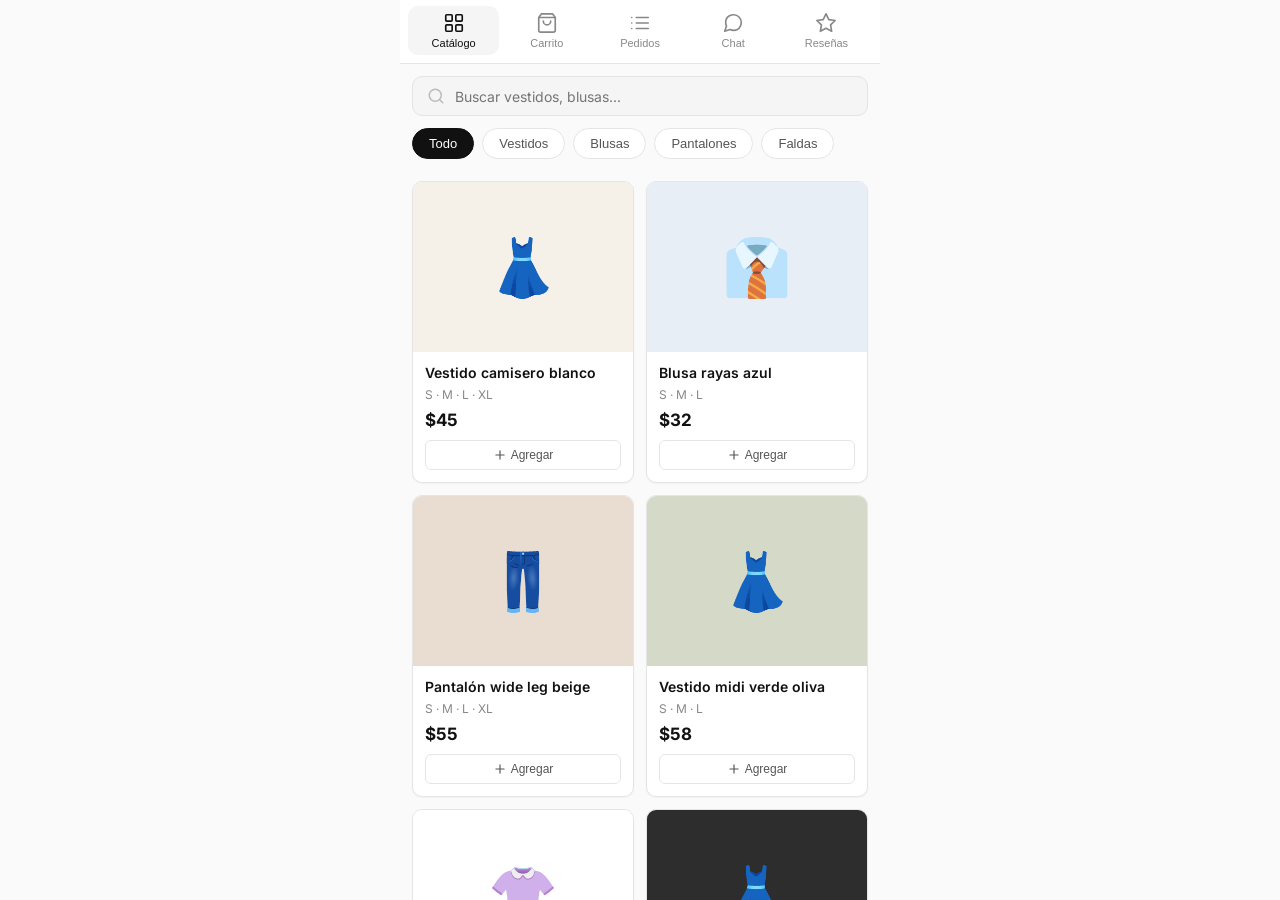
<file: tienda_ropa.html>
<!DOCTYPE html>
<html lang="es">
<head>
<meta charset="UTF-8">
<meta name="viewport" content="width=device-width, initial-scale=1.0, maximum-scale=1.0, user-scalable=no">
<title>Tienda de Ropa</title>
<link rel="preconnect" href="https://fonts.googleapis.com">
<link href="https://fonts.googleapis.com/css2?family=Inter:wght@400;500;600&display=swap" rel="stylesheet">
<style>
:root{
  --bg:#fafafa;--surface:#fff;--surface-muted:#f5f5f5;--surface-raised:#fff;
  --text-primary:#111;--text-secondary:#555;--text-tertiary:#888;--text-quaternary:#bbb;
  --border:#e5e5e5;--accent:#2563eb;--positive:#16a34a;--warning:#f59e0b;--danger:#dc2626;
  --chart-1:#2563eb;--chart-2:#dc2626;--chart-3:#16a34a;--chart-4:#7c3aed;--chart-5:#9ca3af;
  --radius-sm:6px;--radius-md:10px;--radius-lg:12px;--radius-full:999px;
  --shadow-sm:0 1px 2px rgba(0,0,0,0.04);--shadow-md:0 4px 12px rgba(0,0,0,0.08);
  --transition:0.15s ease-out;
}
@media (prefers-color-scheme:dark){
  :root{--bg:#0a0a0a;--surface:#141414;--surface-muted:#1a1a1a;--surface-raised:#1e1e1e;
    --text-primary:#f0f0f0;--text-secondary:#a0a0a0;--text-tertiary:#666;--text-quaternary:#444;
    --border:#2a2a2a;}
}
* { box-sizing:border-box; margin:0; padding:0; -webkit-tap-highlight-color:transparent; }
html,body { height:100%; overflow:hidden; }
body { font-family:'Inter',system-ui,-apple-system,sans-serif; background:var(--bg); color:var(--text-primary); }
#app { max-width:480px; margin:0 auto; height:100vh; display:flex; flex-direction:column; position:relative; }

/* ===== TAB BAR ===== */
.tab-bar { display:flex; gap:2px; padding:6px 8px 8px; border-bottom:1px solid var(--border); background:var(--surface); position:sticky; top:0; z-index:50; flex-shrink:0; }
.tab-btn { flex:1; display:flex; flex-direction:column; align-items:center; gap:3px; padding:6px 2px; border:none; background:transparent; border-radius:var(--radius-md); cursor:pointer; color:var(--text-tertiary); font-size:11px; font-weight:500; transition:all var(--transition); position:relative; }
.tab-btn.active { color:var(--text-primary); background:var(--surface-muted); }
.tab-btn svg { width:22px; height:22px; stroke-width:1.8; }
.badge { position:absolute; top:2px; right:6px; min-width:16px; height:16px; background:var(--text-primary); color:var(--surface); border-radius:var(--radius-full); font-size:10px; display:flex; align-items:center; justify-content:center; font-weight:600; padding:0 4px; }

/* ===== VIEWS ===== */
.views { flex:1; overflow-y:auto; overflow-x:hidden; position:relative; scroll-behavior:smooth; }
.view { display:none; padding:12px; min-height:100%; animation:fadeIn 0.2s ease-out; }
.view.active { display:block; }
@keyframes fadeIn { from{opacity:0;transform:translateY(6px);} to{opacity:1;transform:translateY(0);} }

/* ===== SEARCH & FILTERS ===== */
.search-box { display:flex; align-items:center; gap:10px; padding:10px 14px; border:1px solid var(--border); border-radius:var(--radius-md); margin-bottom:12px; background:var(--surface-muted); }
.search-box svg { color:var(--text-quaternary); flex-shrink:0; }
.search-box input { border:none; background:transparent; outline:none; width:100%; font-size:14px; color:var(--text-primary); font-family:inherit; }
.filters { display:flex; gap:8px; overflow-x:auto; padding-bottom:8px; margin-bottom:14px; scrollbar-width:none; }
.filters::-webkit-scrollbar { display:none; }
.filter-chip { padding:7px 16px; border:1px solid var(--border); border-radius:var(--radius-full); background:var(--surface); font-size:13px; cursor:pointer; white-space:nowrap; color:var(--text-secondary); font-weight:500; transition:all var(--transition); }
.filter-chip.active { background:var(--text-primary); color:var(--surface); border-color:var(--text-primary); }

/* ===== PRODUCT GRID ===== */
.product-grid { display:grid; grid-template-columns:repeat(2,1fr); gap:12px; }
.product-card { border:1px solid var(--border); border-radius:var(--radius-md); overflow:hidden; background:var(--surface); cursor:pointer; transition:transform var(--transition), box-shadow var(--transition); box-shadow:var(--shadow-sm); }
.product-card:hover { transform:translateY(-2px); box-shadow:var(--shadow-md); }
.product-img { height:170px; display:flex; align-items:center; justify-content:center; font-size:56px; position:relative; background:var(--surface-muted); }
.product-img img { width:100%; height:100%; object-fit:cover; }
.product-badge { position:absolute; top:8px; left:8px; padding:3px 8px; background:rgba(0,0,0,0.7); color:#fff; border-radius:var(--radius-sm); font-size:10px; font-weight:600; }
.product-info { padding:12px; }
.product-name { font-size:14px; font-weight:600; margin-bottom:4px; line-height:1.35; display:-webkit-box; -webkit-line-clamp:2; -webkit-box-orient:vertical; overflow:hidden; }
.product-meta { font-size:12px; color:var(--text-tertiary); margin-bottom:8px; }
.product-price { font-size:17px; font-weight:700; }
.product-actions { display:flex; gap:6px; margin-top:10px; }
.btn-sm { flex:1; padding:7px 8px; border:1px solid var(--border); border-radius:var(--radius-sm); background:var(--surface); font-size:12px; font-weight:500; cursor:pointer; display:flex; align-items:center; justify-content:center; gap:4px; color:var(--text-secondary); transition:all var(--transition); }
.btn-sm:hover { background:var(--surface-muted); }
.btn-sm.btn-primary { background:var(--text-primary); color:var(--surface); border-color:var(--text-primary); }
.btn-sm.btn-primary:hover { opacity:0.88; }

/* ===== CART ===== */
.cart-item { display:flex; gap:14px; padding:14px; border:1px solid var(--border); border-radius:var(--radius-md); margin-bottom:10px; background:var(--surface); box-shadow:var(--shadow-sm); }
.cart-img { width:76px; height:76px; border-radius:var(--radius-sm); display:flex; align-items:center; justify-content:center; font-size:32px; flex-shrink:0; background:var(--surface-muted); overflow:hidden; }
.cart-img img { width:100%; height:100%; object-fit:cover; }
.cart-details { flex:1; min-width:0; }
.cart-name { font-size:14px; font-weight:600; margin-bottom:2px; }
.cart-variant { font-size:12px; color:var(--text-tertiary); margin-bottom:6px; }
.cart-price { font-size:15px; font-weight:700; }
.qty-controls { display:flex; align-items:center; gap:8px; margin-top:8px; }
.qty-btn { width:30px; height:30px; border:1px solid var(--border); border-radius:var(--radius-sm); background:var(--surface); cursor:pointer; display:flex; align-items:center; justify-content:center; color:var(--text-secondary); transition:all var(--transition); }
.qty-btn:hover { background:var(--surface-muted); }
.qty-val { font-size:14px; font-weight:600; min-width:20px; text-align:center; }

.empty-state { text-align:center; padding:50px 24px; color:var(--text-quaternary); }
.empty-state svg { width:52px; height:52px; margin-bottom:14px; opacity:0.45; stroke-width:1.2; }
.empty-state p { font-size:15px; font-weight:500; color:var(--text-secondary); }
.empty-state p:last-child { font-size:13px; margin-top:4px; color:var(--text-tertiary); }

.total-bar { display:flex; justify-content:space-between; align-items:center; padding:14px 0; border-top:1px solid var(--border); margin-top:12px; }
.total-label { font-size:14px; color:var(--text-secondary); font-weight:500; }
.total-value { font-size:22px; font-weight:700; }

.whatsapp-btn { display:flex; align-items:center; justify-content:center; gap:10px; width:100%; padding:14px; border:none; border-radius:var(--radius-md); background:var(--positive); color:#fff; font-size:15px; font-weight:600; cursor:pointer; margin-top:16px; transition:opacity var(--transition); box-shadow:0 2px 8px rgba(22,163,74,0.25); }
.whatsapp-btn:hover { opacity:0.92; }
.whatsapp-btn svg { width:20px; height:20px; }

/* ===== ORDERS ===== */
.admin-toggle { display:flex; align-items:center; gap:10px; padding:10px 14px; background:var(--surface-muted); border-radius:var(--radius-md); margin-bottom:14px; font-size:13px; cursor:pointer; border:1px solid var(--border); font-weight:500; }
.admin-toggle svg { color:var(--text-secondary); }
.order-card { padding:14px; border:1px solid var(--border); border-radius:var(--radius-md); margin-bottom:10px; background:var(--surface); box-shadow:var(--shadow-sm); }
.order-header { display:flex; justify-content:space-between; align-items:center; margin-bottom:8px; }
.order-id { font-size:13px; font-weight:700; }
.order-status { padding:3px 10px; border-radius:var(--radius-full); font-size:11px; font-weight:600; }
.status-pendiente { background:color-mix(in srgb,var(--warning) 12%,transparent); color:var(--warning); }
.status-confirmado { background:color-mix(in srgb,var(--positive) 12%,transparent); color:var(--positive); }
.status-enviado { background:color-mix(in srgb,var(--accent) 12%,transparent); color:var(--accent); }
.status-entregado { background:color-mix(in srgb,var(--text-quaternary) 12%,transparent); color:var(--text-tertiary); }
.order-items { font-size:13px; color:var(--text-secondary); margin-bottom:6px; line-height:1.45; }
.order-total { font-size:14px; font-weight:700; }
.order-actions { display:flex; gap:6px; margin-top:10px; flex-wrap:wrap; }

/* ===== CHAT ===== */
.note-box { padding:10px 14px; background:color-mix(in srgb,var(--warning) 8%,transparent); border-radius:var(--radius-md); font-size:12px; color:var(--text-secondary); margin-bottom:12px; border:1px solid color-mix(in srgb,var(--warning) 18%,transparent); line-height:1.5; }
.chat-container { display:flex; flex-direction:column; height:calc(100vh - 200px); min-height:320px; border:1px solid var(--border); border-radius:var(--radius-md); overflow:hidden; background:var(--surface); }
.chat-messages { flex:1; overflow-y:auto; padding:14px; display:flex; flex-direction:column; gap:10px; }
.chat-bubble { max-width:82%; padding:10px 14px; border-radius:16px; font-size:13.5px; line-height:1.45; word-wrap:break-word; }
.chat-bubble.client { align-self:flex-end; background:var(--text-primary); color:var(--surface); border-bottom-right-radius:4px; }
.chat-bubble.seller { align-self:flex-start; background:var(--surface-muted); color:var(--text-primary); border-bottom-left-radius:4px; border:1px solid var(--border); }
.chat-time { font-size:10px; opacity:0.55; margin-top:4px; }
.chat-input-area { display:flex; gap:8px; padding:10px 12px; border-top:1px solid var(--border); background:var(--surface); }
.chat-input { flex:1; padding:10px 14px; border:1px solid var(--border); border-radius:var(--radius-md); background:var(--surface-muted); outline:none; font-size:14px; font-family:inherit; color:var(--text-primary); }
.chat-input:focus { border-color:var(--text-tertiary); }
.chat-send { width:40px; height:40px; border:none; border-radius:var(--radius-md); background:var(--text-primary); color:var(--surface); cursor:pointer; display:flex; align-items:center; justify-content:center; flex-shrink:0; transition:opacity var(--transition); }
.chat-send:hover { opacity:0.88; }
.chat-send:active { transform:scale(0.96); }

/* ===== REVIEWS ===== */
.review-card { padding:14px; border:1px solid var(--border); border-radius:var(--radius-md); margin-bottom:10px; background:var(--surface); box-shadow:var(--shadow-sm); }
.review-header { display:flex; justify-content:space-between; align-items:center; margin-bottom:6px; }
.review-user { font-size:13px; font-weight:700; }
.review-stars { color:var(--warning); font-size:15px; letter-spacing:1px; }
.review-text { font-size:13.5px; color:var(--text-secondary); line-height:1.5; }
.review-product { font-size:12px; color:var(--text-quaternary); margin-top:6px; font-weight:500; }
.review-form { margin-top:16px; padding:16px; border:1px solid var(--border); border-radius:var(--radius-md); background:var(--surface); box-shadow:var(--shadow-sm); }
.review-form-title { font-size:15px; font-weight:700; margin-bottom:14px; }
.star-input { display:flex; gap:6px; margin-bottom:12px; }
.star-input button { background:transparent; border:none; cursor:pointer; font-size:24px; color:var(--text-quaternary); transition:color var(--transition), transform var(--transition); padding:0; line-height:1; }
.star-input button:hover { transform:scale(1.15); }
.star-input button.active { color:var(--warning); }
.form-input { width:100%; padding:10px 14px; border:1px solid var(--border); border-radius:var(--radius-md); margin-bottom:10px; font-size:14px; font-family:inherit; background:var(--surface-muted); color:var(--text-primary); outline:none; transition:border-color var(--transition); }
.form-input:focus { border-color:var(--text-tertiary); }
.form-textarea { min-height:70px; resize:vertical; }

/* ===== MODAL ===== */
.modal-overlay { position:fixed; inset:0; background:rgba(0,0,0,0.45); display:none; align-items:flex-end; justify-content:center; z-index:100; animation:fadeIn 0.15s ease-out; }
.modal-overlay.active { display:flex; }
.modal { background:var(--surface); border-radius:var(--radius-lg) var(--radius-lg) 0 0; width:100%; max-width:480px; max-height:88vh; overflow-y:auto; padding:20px; animation:slideUp 0.25s cubic-bezier(0.16,1,0.3,1); }
@keyframes slideUp { from{transform:translateY(100%);} to{transform:translateY(0);} }
.modal-header { display:flex; justify-content:space-between; align-items:center; margin-bottom:18px; position:sticky; top:0; background:var(--surface); padding-bottom:8px; z-index:5; }
.modal-title { font-size:18px; font-weight:700; }
.modal-close { width:36px; height:36px; border:none; border-radius:var(--radius-md); background:var(--surface-muted); cursor:pointer; display:flex; align-items:center; justify-content:center; color:var(--text-tertiary); transition:all var(--transition); }
.modal-close:hover { background:var(--border); color:var(--text-primary); }
.modal-img { height:240px; display:flex; align-items:center; justify-content:center; font-size:90px; border-radius:var(--radius-md); margin-bottom:18px; background:var(--surface-muted); overflow:hidden; }
.modal-img img { width:100%; height:100%; object-fit:cover; }
.modal-price { font-size:26px; font-weight:700; margin-bottom:6px; }
.modal-desc { font-size:14px; color:var(--text-secondary); line-height:1.6; margin-bottom:18px; }
.section-label { font-size:13px; font-weight:600; margin-bottom:8px; color:var(--text-secondary); text-transform:uppercase; letter-spacing:0.5px; }
.color-options { display:flex; gap:10px; margin:8px 0 16px; }
.color-opt { width:32px; height:32px; border-radius:50%; border:3px solid transparent; cursor:pointer; position:relative; transition:transform var(--transition); }
.color-opt:hover { transform:scale(1.1); }
.color-opt.active { border-color:var(--text-primary); box-shadow:0 0 0 2px var(--surface),0 0 0 4px var(--text-primary); }
.size-options { display:flex; gap:8px; margin:8px 0 18px; flex-wrap:wrap; }
.size-opt { padding:8px 18px; border:1.5px solid var(--border); border-radius:var(--radius-sm); background:var(--surface); font-size:13px; font-weight:600; cursor:pointer; transition:all var(--transition); }
.size-opt.active { background:var(--text-primary); color:var(--surface); border-color:var(--text-primary); }
.size-opt:hover:not(.active) { border-color:var(--text-tertiary); }
.btn-full { width:100%; padding:14px; border:none; border-radius:var(--radius-md); background:var(--text-primary); color:var(--surface); font-size:15px; font-weight:600; cursor:pointer; transition:opacity var(--transition); display:flex; align-items:center; justify-content:center; gap:8px; }
.btn-full:hover { opacity:0.9; }
.btn-full:active { transform:scale(0.98); }

/* ===== TOAST ===== */
.toast { position:fixed; bottom:80px; left:50%; transform:translateX(-50%) translateY(20px); background:var(--text-primary); color:var(--surface); padding:10px 20px; border-radius:var(--radius-md); font-size:13px; font-weight:500; opacity:0; pointer-events:none; transition:all 0.3s ease; z-index:200; white-space:nowrap; }
.toast.show { opacity:1; transform:translateX(-50%) translateY(0); }

/* ===== SCROLLBAR ===== */
::-webkit-scrollbar { width:4px; }
::-webkit-scrollbar-track { background:transparent; }
::-webkit-scrollbar-thumb { background:var(--border); border-radius:var(--radius-full); }
</style>
</head>
<body>

<div id="app">
  <!-- TAB BAR -->
  <div class="tab-bar">
    <button class="tab-btn active" data-view="catalogo" onclick="switchView('catalogo')">
      <svg viewBox="0 0 24 24" fill="none" stroke="currentColor" stroke-linecap="round" stroke-linejoin="round"><rect x="3" y="3" width="7" height="7" rx="1"/><rect x="14" y="3" width="7" height="7" rx="1"/><rect x="3" y="14" width="7" height="7" rx="1"/><rect x="14" y="14" width="7" height="7" rx="1"/></svg>
      <span>Catálogo</span>
    </button>
    <button class="tab-btn" data-view="carrito" onclick="switchView('carrito')">
      <svg viewBox="0 0 24 24" fill="none" stroke="currentColor" stroke-linecap="round" stroke-linejoin="round"><path d="M6 2L3 6v14a2 2 0 002 2h14a2 2 0 002-2V6l-3-4z"/><line x1="3" y1="6" x2="21" y2="6"/><path d="M16 10a4 4 0 01-8 0"/></svg>
      <span style="position:relative">Carrito<span id="cartBadge" class="badge" style="display:none">0</span></span>
    </button>
    <button class="tab-btn" data-view="pedidos" onclick="switchView('pedidos')">
      <svg viewBox="0 0 24 24" fill="none" stroke="currentColor" stroke-linecap="round" stroke-linejoin="round"><line x1="8" y1="6" x2="21" y2="6"/><line x1="8" y1="12" x2="21" y2="12"/><line x1="8" y1="18" x2="21" y2="18"/><line x1="3" y1="6" x2="3.01" y2="6"/><line x1="3" y1="12" x2="3.01" y2="12"/><line x1="3" y1="18" x2="3.01" y2="18"/></svg>
      <span>Pedidos</span>
    </button>
    <button class="tab-btn" data-view="chat" onclick="switchView('chat')">
      <svg viewBox="0 0 24 24" fill="none" stroke="currentColor" stroke-linecap="round" stroke-linejoin="round"><path d="M21 11.5a8.38 8.38 0 01-.9 3.8 8.5 8.5 0 01-7.6 4.7 8.38 8.38 0 01-3.8-.9L3 21l1.9-5.7a8.38 8.38 0 01-.9-3.8 8.5 8.5 0 014.7-7.6 8.38 8.38 0 013.8-.9h.5a8.48 8.48 0 018 8v.5z"/></svg>
      <span style="position:relative">Chat<span id="chatBadge" class="badge" style="display:none">0</span></span>
    </button>
    <button class="tab-btn" data-view="resenas" onclick="switchView('resenas')">
      <svg viewBox="0 0 24 24" fill="none" stroke="currentColor" stroke-linecap="round" stroke-linejoin="round"><polygon points="12 2 15.09 8.26 22 9.27 17 14.14 18.18 21.02 12 17.77 5.82 21.02 7 14.14 2 9.27 8.91 8.26 12 2"/></svg>
      <span>Reseñas</span>
    </button>
  </div>

  <div class="views">
    <!-- CATÁLOGO -->
    <div id="catalogo" class="view active">
      <div class="search-box">
        <svg width="18" height="18" viewBox="0 0 24 24" fill="none" stroke="currentColor" stroke-width="2" stroke-linecap="round" stroke-linejoin="round"><circle cx="11" cy="11" r="8"/><line x1="21" y1="21" x2="16.65" y2="16.65"/></svg>
        <input type="text" id="searchInput" placeholder="Buscar vestidos, blusas..." oninput="filterProducts()">
      </div>
      <div class="filters">
        <button class="filter-chip active" data-filter="all" onclick="setCategory('all')">Todo</button>
        <button class="filter-chip" data-filter="vestidos" onclick="setCategory('vestidos')">Vestidos</button>
        <button class="filter-chip" data-filter="blusas" onclick="setCategory('blusas')">Blusas</button>
        <button class="filter-chip" data-filter="pantalones" onclick="setCategory('pantalones')">Pantalones</button>
        <button class="filter-chip" data-filter="faldas" onclick="setCategory('faldas')">Faldas</button>
      </div>
      <div id="productGrid" class="product-grid"></div>
    </div>

    <!-- CARRITO -->
    <div id="carrito" class="view">
      <div id="cartItems"></div>
      <div id="cartEmpty" class="empty-state" style="display:none">
        <svg viewBox="0 0 24 24" fill="none" stroke="currentColor" stroke-linecap="round" stroke-linejoin="round"><path d="M6 2L3 6v14a2 2 0 002 2h14a2 2 0 002-2V6l-3-4z"/><line x1="3" y1="6" x2="21" y2="6"/><path d="M16 10a4 4 0 01-8 0"/></svg>
        <p>Tu carrito está vacío</p>
        <p>Explora el catálogo y elige tus favoritas</p>
      </div>
      <div id="cartSummary" style="display:none">
        <div class="total-bar">
          <span class="total-label">Total a pagar</span>
          <span class="total-value" id="cartTotal">$0</span>
        </div>
        <button class="whatsapp-btn" onclick="sendWhatsAppOrder()">
          <svg viewBox="0 0 24 24" fill="currentColor"><path d="M17.472 14.382c-.297-.149-1.758-.867-2.03-.967-.273-.099-.471-.148-.67.15-.197.297-.767.966-.94 1.164-.173.199-.347.223-.644.075-.297-.15-1.255-.463-2.39-1.475-.883-.788-1.48-1.761-1.653-2.059-.173-.297-.018-.458.13-.606.134-.133.298-.347.446-.52.149-.174.198-.298.298-.497.099-.198.05-.371-.025-.52-.075-.149-.669-1.612-.916-2.207-.242-.579-.487-.5-.669-.51-.173-.008-.371-.01-.57-.01-.198 0-.52.074-.792.372-.272.297-1.04 1.016-1.04 2.479 0 1.462 1.065 2.875 1.213 3.074.149.198 2.096 3.2 5.077 4.487.709.306 1.262.489 1.694.625.712.227 1.36.195 1.871.118.571-.085 1.758-.719 2.006-1.413.248-.694.248-1.289.173-1.413-.074-.124-.272-.198-.57-.347m-5.421 7.403h-.004a9.87 9.87 0 01-5.031-1.378l-.361-.214-3.741.982.998-3.648-.235-.374a9.86 9.86 0 01-1.51-5.26c.001-5.45 4.436-9.884 9.888-9.884 2.64 0 5.122 1.03 6.988 2.898a9.825 9.825 0 012.893 6.994c-.003 5.45-4.437 9.884-9.885 9.884m8.413-18.297A11.815 11.815 0 0012.05 0C5.495 0 .16 5.335.157 11.892c0 2.096.547 4.142 1.588 5.945L.057 24l6.305-1.654a11.882 11.882 0 005.683 1.448h.005c6.554 0 11.89-5.335 11.893-11.893a11.821 11.821 0 00-3.48-8.413z"/></svg>
          Pedir por WhatsApp
        </button>
      </div>
    </div>

    <!-- PEDIDOS -->
    <div id="pedidos" class="view">
      <div class="admin-toggle" onclick="toggleAdmin()">
        <svg width="18" height="18" viewBox="0 0 24 24" fill="none" stroke="currentColor" stroke-width="2" stroke-linecap="round" stroke-linejoin="round"><path d="M20 21v-2a4 4 0 00-4-4H8a4 4 0 00-4 4v2"/><circle cx="12" cy="7" r="4"/></svg>
        <span id="adminLabel">Modo cliente</span>
        <span style="margin-left:auto;font-size:11px;color:var(--text-quaternary)">Toca para cambiar ↻</span>
      </div>
      <div id="ordersList"></div>
      <div id="ordersEmpty" class="empty-state">
        <svg viewBox="0 0 24 24" fill="none" stroke="currentColor" stroke-linecap="round" stroke-linejoin="round"><line x1="8" y1="6" x2="21" y2="6"/><line x1="8" y1="12" x2="21" y2="12"/><line x1="8" y1="18" x2="21" y2="18"/><line x1="3" y1="6" x2="3.01" y2="6"/><line x1="3" y1="12" x2="3.01" y2="12"/><line x1="3" y1="18" x2="3.01" y2="18"/></svg>
        <p>No hay pedidos aún</p>
        <p>Cuando hagas un pedido por WhatsApp, aparecerá aquí</p>
      </div>
    </div>

    <!-- CHAT -->
    <div id="chat" class="view">
      <div class="note-box">
        💬 Este chat es privado entre tú y la vendedora. También puedes escribirle directo por WhatsApp tocando el botón verde en el carrito.
      </div>
      <div class="chat-container">
        <div id="chatMessages" class="chat-messages"></div>
        <div class="chat-input-area">
          <input type="text" id="chatInput" class="chat-input" placeholder="Escribe un mensaje..." onkeypress="if(event.key==='Enter')sendChat()">
          <button class="chat-send" onclick="sendChat()">
            <svg width="18" height="18" viewBox="0 0 24 24" fill="none" stroke="currentColor" stroke-width="2" stroke-linecap="round" stroke-linejoin="round"><line x1="22" y1="2" x2="11" y2="13"/><polygon points="22 2 15 22 11 13 2 9 22 2"/></svg>
          </button>
        </div>
      </div>
    </div>

    <!-- RESEÑAS -->
    <div id="resenas" class="view">
      <div id="reviewsList"></div>
      <div class="review-form">
        <div class="review-form-title">¿Te gustó la ropa? Cuéntanos</div>
        <div class="star-input" id="starInput">
          <button onclick="setStars(1)">★</button>
          <button onclick="setStars(2)">★</button>
          <button onclick="setStars(3)">★</button>
          <button onclick="setStars(4)">★</button>
          <button onclick="setStars(5)">★</button>
        </div>
        <input type="text" id="reviewName" class="form-input" placeholder="Tu nombre">
        <textarea id="reviewText" class="form-input form-textarea" placeholder="¿Qué te pareció la calidad, el envío, la atención?"></textarea>
        <button class="btn-full" onclick="submitReview()">
          <svg width="16" height="16" viewBox="0 0 24 24" fill="none" stroke="currentColor" stroke-width="2" stroke-linecap="round" stroke-linejoin="round"><line x1="22" y1="2" x2="11" y2="13"/><polygon points="22 2 15 22 11 13 2 9 22 2"/></svg>
          Publicar reseña
        </button>
      </div>
    </div>
  </div>

  <!-- MODAL -->
  <div id="productModal" class="modal-overlay" onclick="closeModal(event)">
    <div class="modal" onclick="event.stopPropagation()">
      <div class="modal-header">
        <span class="modal-title" id="modalTitle">Producto</span>
        <button class="modal-close" onclick="closeModal()">
          <svg width="18" height="18" viewBox="0 0 24 24" fill="none" stroke="currentColor" stroke-width="2" stroke-linecap="round" stroke-linejoin="round"><line x1="18" y1="6" x2="6" y2="18"/><line x1="6" y1="6" x2="18" y2="18"/></svg>
        </button>
      </div>
      <div id="modalContent"></div>
    </div>
  </div>

  <!-- TOAST -->
  <div id="toast" class="toast"></div>
</div>

<script>
// ═══════════════════════════════════════════════════════════
//  CONFIGURACIÓN — CAMBIA ESTOS DATOS
// ═══════════════════════════════════════════════════════════
const CONFIG = {
  // 📱 Número de WhatsApp de la vendedora (con código de país, sin + ni espacios)
  // Ejemplo: Perú = 51999999999, México = 5215512345678, Colombia = 573001234567
  whatsappNumber: "51999999999",

  // 🏷️ Nombre de la tienda
  storeName: "Tienda de Ropa",

  // 👗 PRODUCTOS — Agrega los de tu señora aquí
  // Para poner foto real, reemplaza "emoji" por "image" con la URL de la foto
  products: [
    {
      id: 1,
      name: "Vestido camisero blanco",
      category: "vestidos",
      price: 45,
      color: "#f5f0e8",
      colors: ["#f5f0e8", "#2d2d2d", "#c4a77d"],
      sizes: ["S", "M", "L", "XL"],
      emoji: "👗",
      // image: "https://tusitio.com/foto1.jpg",  // <-- Descomenta y pon la URL real
      desc: "Vestido camisero elegante, perfecto para oficina o salidas. Tela fresca y cómoda."
    },
    {
      id: 2,
      name: "Blusa rayas azul",
      category: "blusas",
      price: 32,
      color: "#e8eef5",
      colors: ["#e8eef5", "#fff", "#f5e8e8"],
      sizes: ["S", "M", "L"],
      emoji: "👔",
      desc: "Blusa clásica a rayas, corte entallado. Ideal para looks formales."
    },
    {
      id: 3,
      name: "Pantalón wide leg beige",
      category: "pantalones",
      price: 55,
      color: "#e8ddd0",
      colors: ["#e8ddd0", "#2d2d2d", "#8b7355"],
      sizes: ["S", "M", "L", "XL"],
      emoji: "👖",
      desc: "Pantalón wide leg de tela suave. Cintura alta y caída elegante."
    },
    {
      id: 4,
      name: "Vestido midi verde oliva",
      category: "vestidos",
      price: 58,
      color: "#d4d9c8",
      colors: ["#d4d9c8", "#2d2d2d", "#c4a77d"],
      sizes: ["S", "M", "L"],
      emoji: "👗",
      desc: "Vestido midi con botones frontales. Estilo bohemio y fresco."
    },
    {
      id: 5,
      name: "Blusa hombros descubiertos",
      category: "blusas",
      price: 38,
      color: "#fff",
      colors: ["#fff", "#f5e8e8", "#e8eef5"],
      sizes: ["S", "M", "L", "XL"],
      emoji: "👚",
      desc: "Blusa romántica con volantes y hombros descubiertos. Perfecta para verano."
    },
    {
      id: 6,
      name: "Falda plisada negra",
      category: "faldas",
      price: 42,
      color: "#2d2d2d",
      colors: ["#2d2d2d", "#f5f0e8", "#8b4513"],
      sizes: ["S", "M", "L"],
      emoji: "👗",
      desc: "Falda plisada midi. Elegante y versátil para cualquier ocasión."
    },
    {
      id: 7,
      name: "Conjunto blusa + pantalón",
      category: "blusas",
      price: 75,
      color: "#f5f0e8",
      colors: ["#f5f0e8", "#d4d9c8", "#e8ddd0"],
      sizes: ["S", "M", "L", "XL"],
      emoji: "🧥",
      desc: "Conjunto coordinado de blusa y pantalón. Look completo sin pensar."
    },
    {
      id: 8,
      name: "Vestido negro botones",
      category: "vestidos",
      price: 48,
      color: "#2d2d2d",
      colors: ["#2d2d2d", "#f5f0e8", "#8b4513"],
      sizes: ["S", "M", "L"],
      emoji: "👗",
      desc: "Vestido negro con botones dorados y moños en mangas. Chic y moderno."
    }
  ]
};

// ═══════════════════════════════════════════════════════════
//  ESTADO
// ═══════════════════════════════════════════════════════════
let cart = JSON.parse(localStorage.getItem('tienda_cart') || '[]');
let orders = JSON.parse(localStorage.getItem('tienda_orders') || '[]');
let reviews = JSON.parse(localStorage.getItem('tienda_reviews') || JSON.stringify([
  {user:"María G.", stars:5, text:"La blusa rayas es hermosa, la tela es de muy buena calidad. Me quedó perfecta.", product:"Blusa rayas azul", date:"2026-08-28"},
  {user:"Laura M.", stars:4, text:"El vestido camisero me quedó perfecto. El envío fue rápido y bien empacado.", product:"Vestido camisero blanco", date:"2026-08-25"},
  {user:"Carmen R.", stars:5, text:"Excelente atención, la ropa es tal cual se ve en las fotos. Volveré a comprar.", product:"Conjunto blusa + pantalón", date:"2026-08-20"}
]));
let chatMessages = JSON.parse(localStorage.getItem('tienda_chat') || JSON.stringify([
  {from:"seller", text:"¡Hola! Bienvenida a nuestra tienda. ¿En qué puedo ayudarte hoy? 💕", time:"10:00"}
]));
let currentCategory = 'all';
let currentSearch = '';
let selectedStars = 0;
let isAdmin = false;
let selectedProduct = null;
let selectedColor = null;
let selectedSize = null;

// ═══════════════════════════════════════════════════════════
//  INICIALIZAR
// ═══════════════════════════════════════════════════════════
function init() {
  renderProducts();
  renderCart();
  renderOrders();
  renderChat();
  renderReviews();
  updateBadges();
  document.title = CONFIG.storeName;
}

// ═══════════════════════════════════════════════════════════
//  CATÁLOGO
// ═══════════════════════════════════════════════════════════
function renderProducts() {
  const grid = document.getElementById('productGrid');
  let filtered = CONFIG.products.filter(p => {
    const matchCat = currentCategory === 'all' || p.category === currentCategory;
    const matchSearch = p.name.toLowerCase().includes(currentSearch.toLowerCase());
    return matchCat && matchSearch;
  });
  grid.innerHTML = filtered.map(p => {
    const imgHtml = p.image
      ? `<img src="${p.image}" alt="${p.name}" loading="lazy">`
      : p.emoji;
    return `
    <div class="product-card" onclick="openProduct(${p.id})">
      <div class="product-img" style="background:${p.color}">${imgHtml}</div>
      <div class="product-info">
        <div class="product-name">${p.name}</div>
        <div class="product-meta">${p.sizes.join(' · ')}</div>
        <div class="product-price">$${p.price}</div>
        <div class="product-actions">
          <button class="btn-sm" onclick="event.stopPropagation();quickAdd(${p.id})">
            <svg width="14" height="14" viewBox="0 0 24 24" fill="none" stroke="currentColor" stroke-width="2" stroke-linecap="round" stroke-linejoin="round"><line x1="12" y1="5" x2="12" y2="19"/><line x1="5" y1="12" x2="19" y2="12"/></svg>
            Agregar
          </button>
        </div>
      </div>
    </div>`;
  }).join('');
  if (filtered.length === 0) {
    grid.innerHTML = `<div class="empty-state" style="grid-column:1/-1;padding:40px 20px;"><p>No se encontraron productos</p><p style="font-size:13px;margin-top:4px">Prueba con otra búsqueda</p></div>`;
  }
}

function setCategory(cat) {
  currentCategory = cat;
  document.querySelectorAll('.filter-chip').forEach(c => c.classList.toggle('active', c.dataset.filter === cat));
  renderProducts();
}

function filterProducts() {
  currentSearch = document.getElementById('searchInput').value;
  renderProducts();
}

// ═══════════════════════════════════════════════════════════
//  MODAL PRODUCTO
// ═══════════════════════════════════════════════════════════
function openProduct(id) {
  selectedProduct = CONFIG.products.find(p => p.id === id);
  selectedColor = selectedProduct.colors[0];
  selectedSize = selectedProduct.sizes[0];
  document.getElementById('modalTitle').textContent = selectedProduct.name;
  const imgHtml = selectedProduct.image
    ? `<img src="${selectedProduct.image}" alt="${selectedProduct.name}">`
    : selectedProduct.emoji;
  document.getElementById('modalContent').innerHTML = `
    <div class="modal-img" style="background:${selectedProduct.color}">${imgHtml}</div>
    <div class="modal-price">$${selectedProduct.price}</div>
    <p class="modal-desc">${selectedProduct.desc}</p>
    <div class="section-label">Color</div>
    <div class="color-options">
      ${selectedProduct.colors.map(c => `<div class="color-opt ${c === selectedColor ? 'active' : ''}" style="background:${c}" onclick="selectColor('${c}')"></div>`).join('')}
    </div>
    <div class="section-label">Talla</div>
    <div class="size-options">
      ${selectedProduct.sizes.map(s => `<button class="size-opt ${s === selectedSize ? 'active' : ''}" onclick="selectSize('${s}')">${s}</button>`).join('')}
    </div>
    <button class="btn-full" onclick="addToCartFromModal()">
      <svg width="18" height="18" viewBox="0 0 24 24" fill="none" stroke="currentColor" stroke-width="2" stroke-linecap="round" stroke-linejoin="round"><path d="M6 2L3 6v14a2 2 0 002 2h14a2 2 0 002-2V6l-3-4z"/><line x1="3" y1="6" x2="21" y2="6"/><path d="M16 10a4 4 0 01-8 0"/></svg>
      Agregar al carrito
    </button>
  `;
  document.getElementById('productModal').classList.add('active');
  document.body.style.overflow = 'hidden';
}

function selectColor(c) { selectedColor = c; openProduct(selectedProduct.id); }
function selectSize(s) { selectedSize = s; openProduct(selectedProduct.id); }

function addToCartFromModal() {
  addToCart(selectedProduct.id, selectedColor, selectedSize);
  closeModal();
}

function closeModal(e) {
  if (!e || e.target.id === 'productModal') {
    document.getElementById('productModal').classList.remove('active');
    document.body.style.overflow = '';
  }
}

function quickAdd(id) {
  const p = CONFIG.products.find(x => x.id === id);
  addToCart(id, p.colors[0], p.sizes[0]);
}

function addToCart(id, color, size) {
  const existing = cart.find(item => item.id === id && item.color === color && item.size === size);
  if (existing) { existing.qty++; }
  else { cart.push({ id, color, size, qty: 1 }); }
  saveCart();
  renderCart();
  updateBadges();
  showToast('✓ Agregado al carrito');
}

function saveCart() { localStorage.setItem('tienda_cart', JSON.stringify(cart)); }

// ═══════════════════════════════════════════════════════════
//  CARRITO
// ═══════════════════════════════════════════════════════════
function renderCart() {
  const container = document.getElementById('cartItems');
  const empty = document.getElementById('cartEmpty');
  const summary = document.getElementById('cartSummary');
  if (cart.length === 0) { container.innerHTML = ''; empty.style.display = 'block'; summary.style.display = 'none'; return; }
  empty.style.display = 'none'; summary.style.display = 'block';
  let total = 0;
  container.innerHTML = cart.map(item => {
    const p = CONFIG.products.find(x => x.id === item.id);
    const subtotal = p.price * item.qty;
    total += subtotal;
    const imgHtml = p.image ? `<img src="${p.image}" alt="${p.name}">` : p.emoji;
    return `
      <div class="cart-item">
        <div class="cart-img" style="background:${item.color}">${imgHtml}</div>
        <div class="cart-details">
          <div class="cart-name">${p.name}</div>
          <div class="cart-variant">Talla ${item.size} · Color seleccionado</div>
          <div class="cart-price">$${subtotal}</div>
          <div class="qty-controls">
            <button class="qty-btn" onclick="updateQty('${item.id}','${item.color}','${item.size}',-1)">
              <svg width="14" height="14" viewBox="0 0 24 24" fill="none" stroke="currentColor" stroke-width="2" stroke-linecap="round" stroke-linejoin="round"><line x1="5" y1="12" x2="19" y2="12"/></svg>
            </button>
            <span class="qty-val">${item.qty}</span>
            <button class="qty-btn" onclick="updateQty('${item.id}','${item.color}','${item.size}',1)">
              <svg width="14" height="14" viewBox="0 0 24 24" fill="none" stroke="currentColor" stroke-width="2" stroke-linecap="round" stroke-linejoin="round"><line x1="12" y1="5" x2="12" y2="19"/><line x1="5" y1="12" x2="19" y2="12"/></svg>
            </button>
            <button class="qty-btn" style="margin-left:auto" onclick="removeItem('${item.id}','${item.color}','${item.size}')">
              <svg width="14" height="14" viewBox="0 0 24 24" fill="none" stroke="currentColor" stroke-width="2" stroke-linecap="round" stroke-linejoin="round"><polyline points="3 6 5 6 21 6"/><path d="M19 6v14a2 2 0 01-2 2H7a2 2 0 01-2-2V6m3 0V4a2 2 0 012-2h4a2 2 0 012 2v2"/></svg>
            </button>
          </div>
        </div>
      </div>`;
  }).join('');
  document.getElementById('cartTotal').textContent = '$' + total;
}

function updateQty(id, color, size, delta) {
  const item = cart.find(i => i.id == id && i.color == color && i.size == size);
  if (!item) return;
  item.qty += delta;
  if (item.qty <= 0) cart = cart.filter(i => !(i.id == id && i.color == color && i.size == size));
  saveCart(); renderCart(); updateBadges();
}

function removeItem(id, color, size) {
  cart = cart.filter(i => !(i.id == id && i.color == color && i.size == size));
  saveCart(); renderCart(); updateBadges();
}

function sendWhatsAppOrder() {
  if (cart.length === 0) return;
  let msg = `¡Hola! Quiero hacer un pedido desde ${CONFIG.storeName}:

`;
  let total = 0;
  cart.forEach(item => {
    const p = CONFIG.products.find(x => x.id === item.id);
    msg += `• ${p.name} (Talla ${item.size}) x${item.qty} = $${p.price * item.qty}
`;
    total += p.price * item.qty;
  });
  msg += `
💰 Total: $${total}

¿Podemos coordinar el pago y envío? Gracias 💕`;

  const order = {
    id: 'PED-' + Date.now().toString().slice(-6),
    items: cart.map(item => { const p = CONFIG.products.find(x => x.id === item.id); return { name: p.name, size: item.size, qty: item.qty, price: p.price }; }),
    total: total,
    status: 'pendiente',
    date: new Date().toLocaleDateString(),
    client: 'Cliente Web'
  };
  orders.unshift(order);
  localStorage.setItem('tienda_orders', JSON.stringify(orders));

  window.open('https://wa.me/' + CONFIG.whatsappNumber + '?text=' + encodeURIComponent(msg), '_blank');

  cart = []; saveCart(); renderCart(); updateBadges(); renderOrders();
  showToast('📲 Redirigiendo a WhatsApp...');
}

// ═══════════════════════════════════════════════════════════
//  PEDIDOS
// ═══════════════════════════════════════════════════════════
function toggleAdmin() {
  isAdmin = !isAdmin;
  document.getElementById('adminLabel').textContent = isAdmin ? 'Modo vendedora (admin)' : 'Modo cliente';
  renderOrders();
}

function renderOrders() {
  const list = document.getElementById('ordersList');
  const empty = document.getElementById('ordersEmpty');
  if (orders.length === 0) { list.innerHTML = ''; empty.style.display = 'block'; return; }
  empty.style.display = 'none';
  list.innerHTML = orders.map(o => `
    <div class="order-card">
      <div class="order-header">
        <span class="order-id">${o.id}</span>
        <span class="order-status status-${o.status}">${o.status}</span>
      </div>
      <div class="order-items">${o.items.map(i => `${i.name} (Talla ${i.size}) x${i.qty}`).join(', ')}</div>
      <div class="order-total">Total: $${o.total} · ${o.date}</div>
      ${isAdmin ? `
      <div class="order-actions">
        <button class="btn-sm" onclick="updateOrderStatus('${o.id}','confirmado')">✓ Confirmar</button>
        <button class="btn-sm" onclick="updateOrderStatus('${o.id}','enviado')">📦 Enviar</button>
        <button class="btn-sm" onclick="updateOrderStatus('${o.id}','entregado')">🎁 Entregar</button>
      </div>` : ''}
    </div>
  `).join('');
}

function updateOrderStatus(id, status) {
  const o = orders.find(x => x.id === id);
  if (o) { o.status = status; localStorage.setItem('tienda_orders', JSON.stringify(orders)); renderOrders(); showToast('Pedido ' + status); }
}

// ═══════════════════════════════════════════════════════════
//  CHAT
// ═══════════════════════════════════════════════════════════
function renderChat() {
  const container = document.getElementById('chatMessages');
  container.innerHTML = chatMessages.map(m => `
    <div class="chat-bubble ${m.from}">
      ${escapeHtml(m.text)}
      <div class="chat-time">${m.time}</div>
    </div>
  `).join('');
  container.scrollTop = container.scrollHeight;
}

function sendChat() {
  const input = document.getElementById('chatInput');
  const text = input.value.trim();
  if (!text) return;
  const now = new Date();
  const time = now.getHours() + ':' + String(now.getMinutes()).padStart(2, '0');
  chatMessages.push({ from: 'client', text, time });
  input.value = '';
  localStorage.setItem('tienda_chat', JSON.stringify(chatMessages));
  renderChat();
  updateBadges();
  setTimeout(() => {
    const replies = [
      "¡Claro que sí! 💕",
      "Déjame revisar disponibilidad...",
      "Tenemos en stock, ¿qué talla necesitas?",
      "El envío tarda 2-3 días hábiles.",
      "¡Perfecto! Te preparo el pedido.",
      "¿Te gustaría que te envíe fotos de otros colores?"
    ];
    const reply = replies[Math.floor(Math.random() * replies.length)];
    const t = new Date();
    chatMessages.push({ from: 'seller', text: reply, time: t.getHours() + ':' + String(t.getMinutes()).padStart(2, '0') });
    localStorage.setItem('tienda_chat', JSON.stringify(chatMessages));
    renderChat();
    updateBadges();
  }, 1200 + Math.random() * 1000);
}

function escapeHtml(text) {
  const div = document.createElement('div');
  div.textContent = text;
  return div.innerHTML;
}

// ═══════════════════════════════════════════════════════════
//  RESEÑAS
// ═══════════════════════════════════════════════════════════
function renderReviews() {
  const list = document.getElementById('reviewsList');
  list.innerHTML = reviews.map(r => `
    <div class="review-card">
      <div class="review-header">
        <span class="review-user">${escapeHtml(r.user)}</span>
        <span class="review-stars">${'★'.repeat(r.stars)}${'☆'.repeat(5 - r.stars)}</span>
      </div>
      <div class="review-text">${escapeHtml(r.text)}</div>
      <div class="review-product">${r.product} · ${r.date}</div>
    </div>
  `).join('');
}

function setStars(n) {
  selectedStars = n;
  const btns = document.getElementById('starInput').children;
  for (let i = 0; i < 5; i++) btns[i].classList.toggle('active', i < n);
}

function submitReview() {
  const name = document.getElementById('reviewName').value.trim();
  const text = document.getElementById('reviewText').value.trim();
  if (!name || !text || selectedStars === 0) { showToast('Completa nombre, estrellas y comentario'); return; }
  reviews.unshift({ user: name, stars: selectedStars, text, product: 'Tienda general', date: new Date().toLocaleDateString() });
  localStorage.setItem('tienda_reviews', JSON.stringify(reviews));
  renderReviews();
  document.getElementById('reviewName').value = '';
  document.getElementById('reviewText').value = '';
  setStars(0);
  showToast('✓ Reseña publicada');
}

// ═══════════════════════════════════════════════════════════
//  UTILIDADES
// ═══════════════════════════════════════════════════════════
function switchView(view) {
  document.querySelectorAll('.view').forEach(v => v.classList.remove('active'));
  document.querySelectorAll('.tab-btn').forEach(b => b.classList.remove('active'));
  document.getElementById(view).classList.add('active');
  document.querySelector(`[data-view="${view}"]`).classList.add('active');
  if (view === 'pedidos') renderOrders();
  if (view === 'chat') { updateBadges(); renderChat(); }
}

function updateBadges() {
  const cartCount = cart.reduce((s, i) => s + i.qty, 0);
  const cb = document.getElementById('cartBadge');
  cb.textContent = cartCount; cb.style.display = cartCount > 0 ? 'flex' : 'none';
}

function showToast(msg) {
  const t = document.getElementById('toast');
  t.textContent = msg;
  t.classList.add('show');
  setTimeout(() => t.classList.remove('show'), 2500);
}

// Iniciar
init();
</script>

</body>
</html>
</file>
